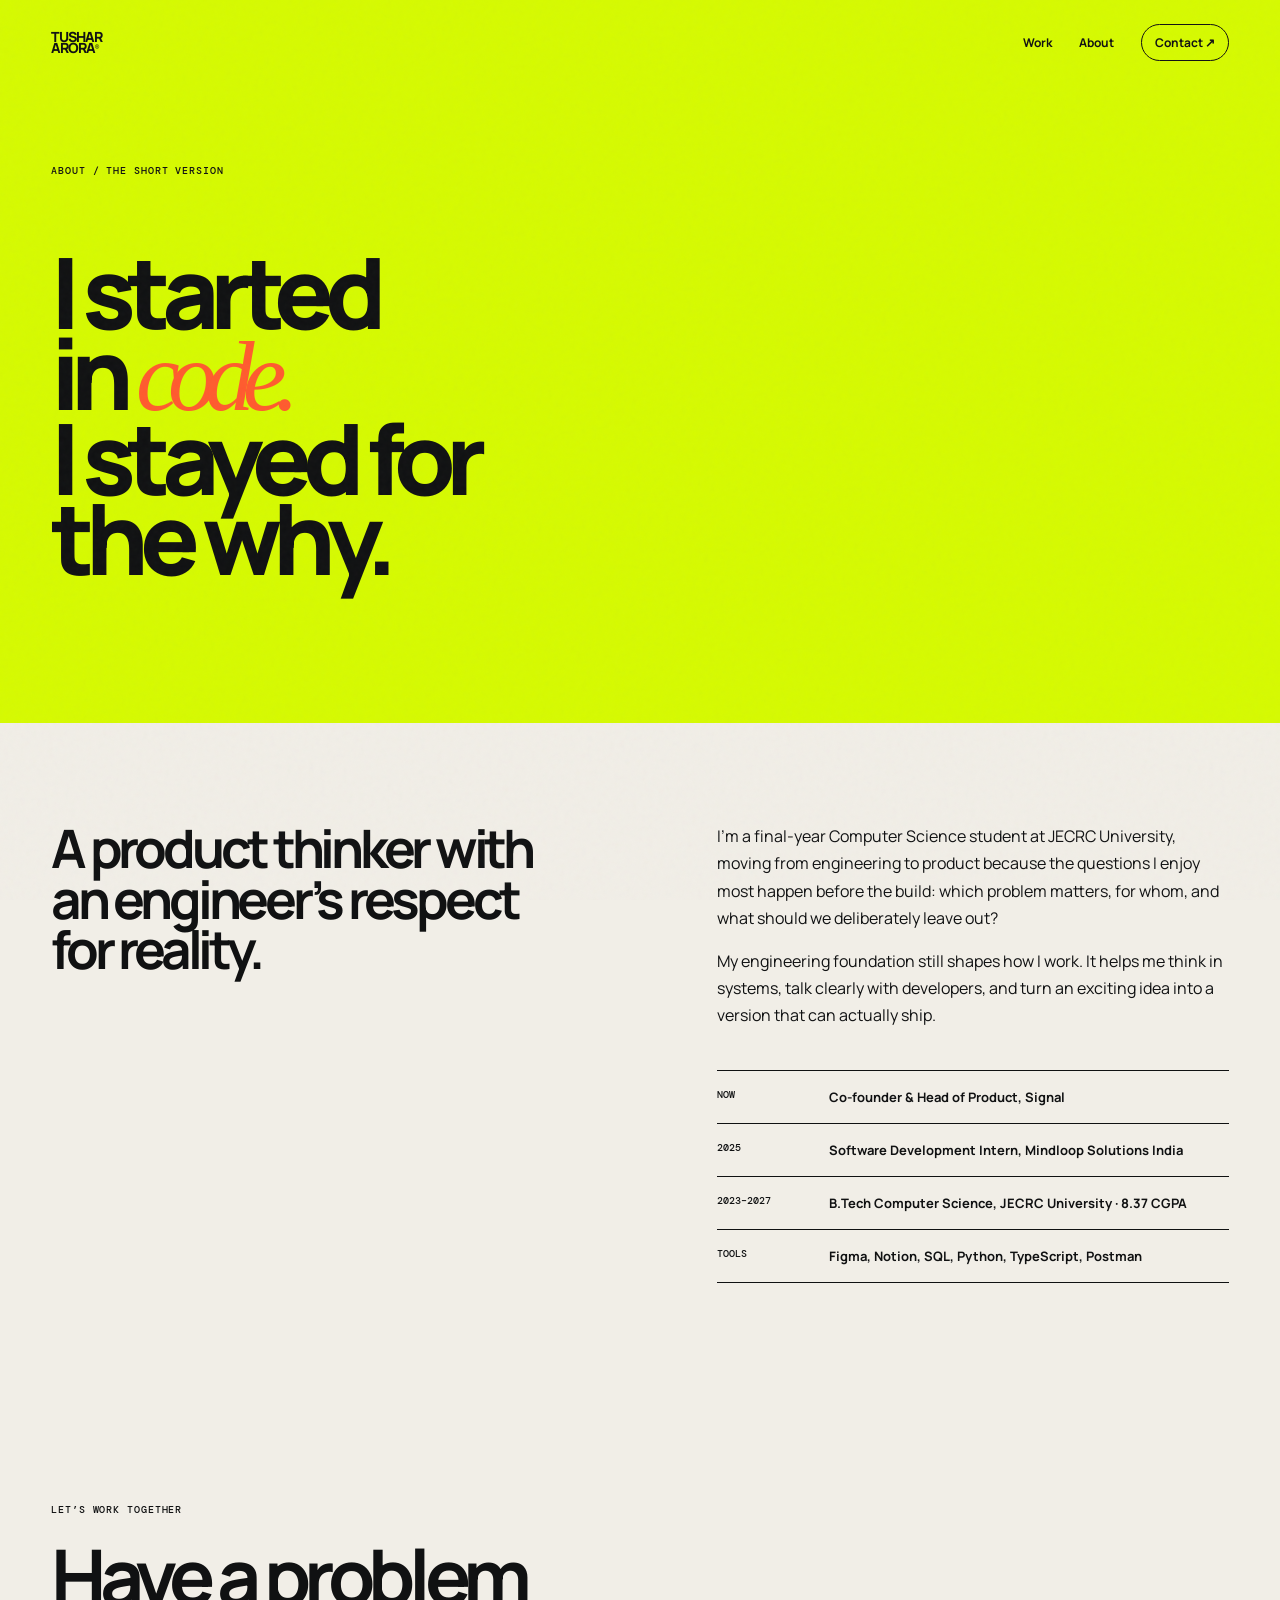
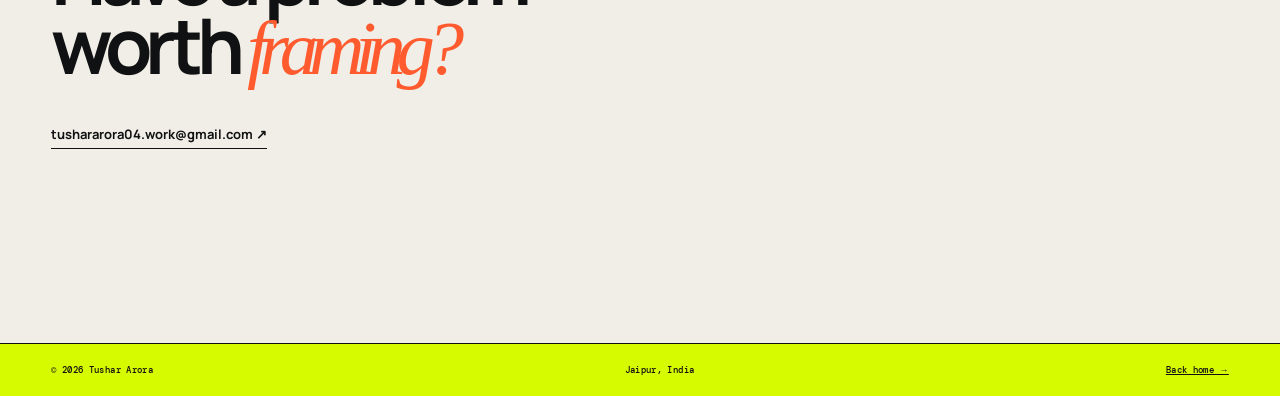
<file: about.html>
<!doctype html><html lang="en"><head><meta charset="utf-8"><meta name="viewport" content="width=device-width,initial-scale=1"><title>About — Tushar Arora</title><link rel="preconnect" href="https://fonts.googleapis.com"><link rel="preconnect" href="https://fonts.gstatic.com" crossorigin><link href="https://fonts.googleapis.com/css2?family=DM+Mono:wght@400;500&family=Manrope:wght@400;500;600;700;800&display=swap" rel="stylesheet"><link rel="stylesheet" href="styles.css"></head><body class="about-page"><header><a class="brand" href="index.html">TUSHAR<br>ARORA<sup>®</sup></a><nav><a href="index.html#work">Work</a><a href="about.html">About</a><a href="mailto:tushararora04.work@gmail.com">Contact ↗</a></nav></header><main><section class="about-hero"><p class="kicker">ABOUT / THE SHORT VERSION</p><h1>I started<br>in <em>code.</em><br>I stayed for<br>the why.</h1></section><section class="about-main"><h2>A product thinker with an engineer’s respect for reality.</h2><div><p>I’m a final-year Computer Science student at JECRC University, moving from engineering to product because the questions I enjoy most happen before the build: which problem matters, for whom, and what should we deliberately leave out?</p><p>My engineering foundation still shapes how I work. It helps me think in systems, talk clearly with developers, and turn an exciting idea into a version that can actually ship.</p><div class="resume-list"><div><span>NOW</span><b>Co-founder & Head of Product, Signal</b></div><div><span>2025</span><b>Software Development Intern, Mindloop Solutions India</b></div><div><span>2023–2027</span><b>B.Tech Computer Science, JECRC University · 8.37 CGPA</b></div><div><span>TOOLS</span><b>Figma, Notion, SQL, Python, TypeScript, Postman</b></div></div></div></section><section class="closing"><p class="kicker">LET’S WORK TOGETHER</p><h2>Have a problem<br>worth <em>framing?</em></h2><a href="mailto:tushararora04.work@gmail.com">tushararora04.work@gmail.com ↗</a></section></main><footer><span>© 2026 Tushar Arora</span><span>Jaipur, India</span><a href="index.html">Back home →</a></footer></body></html>
</file>
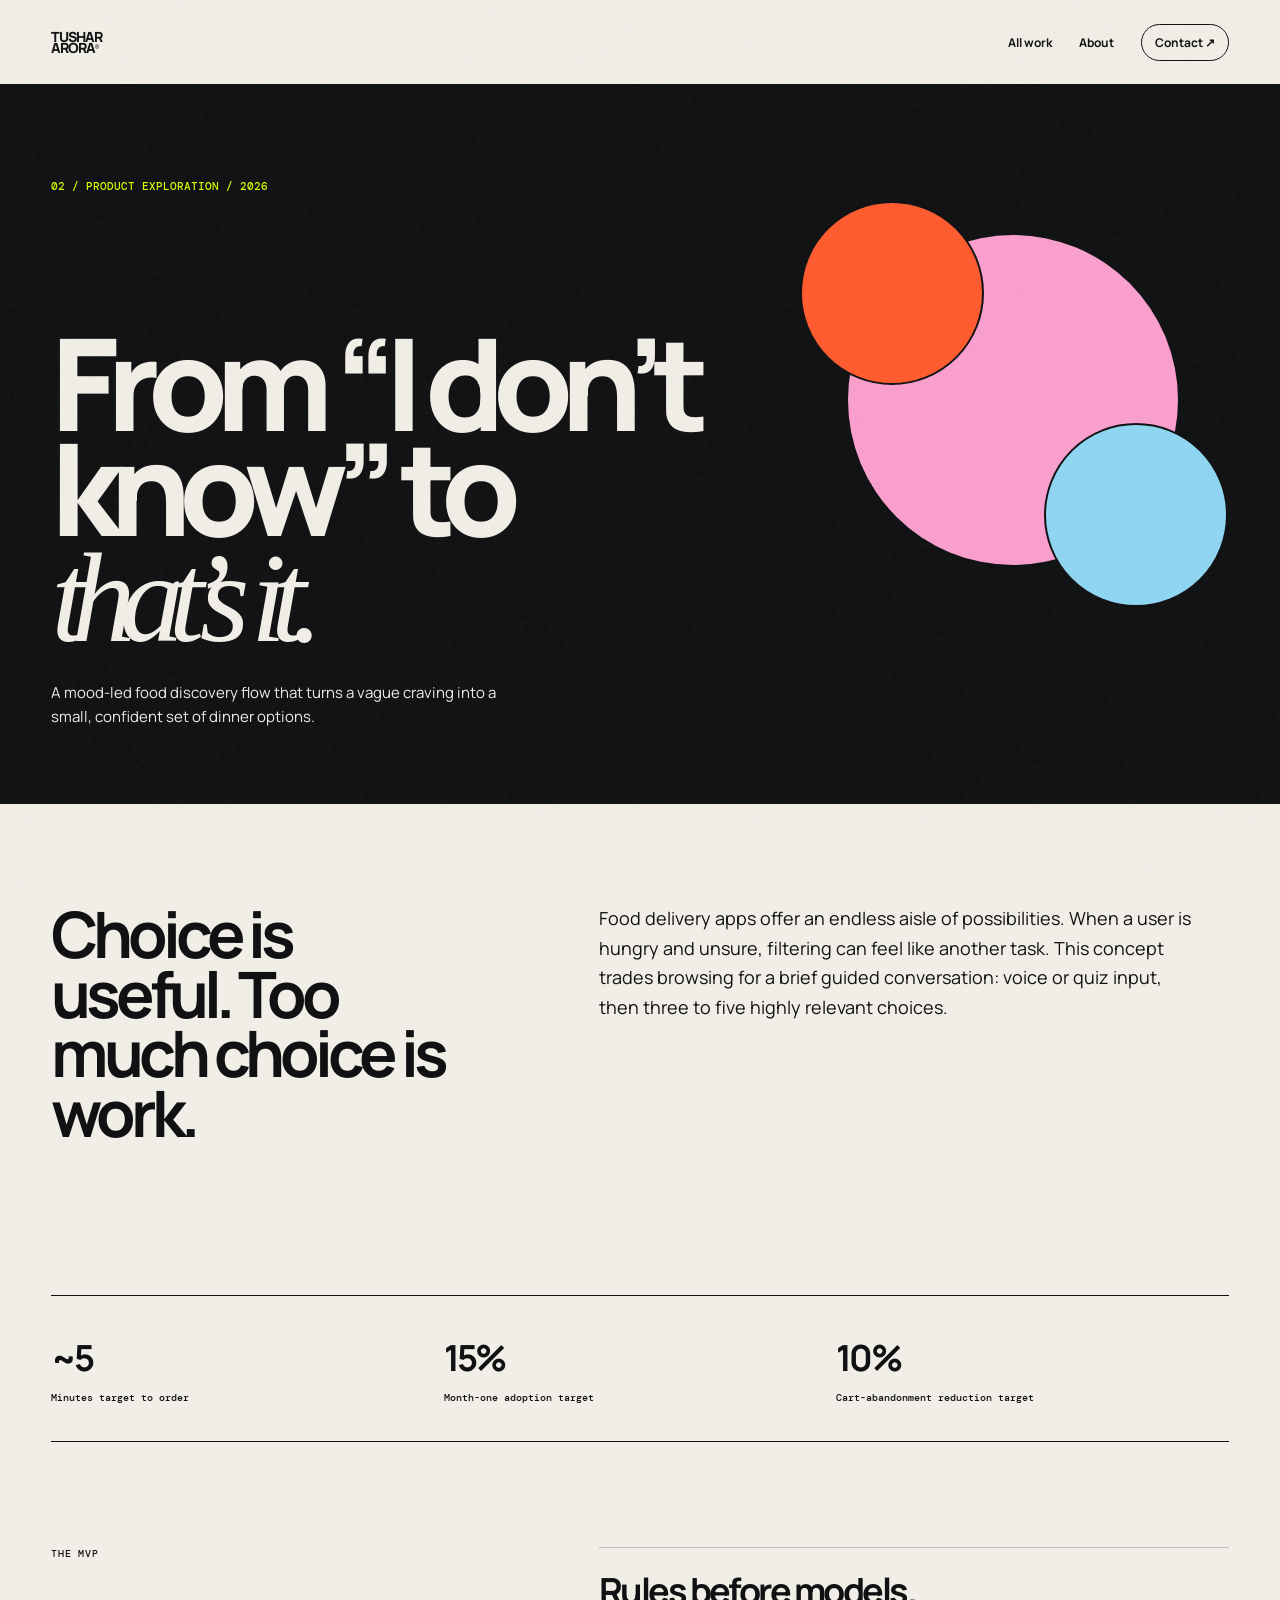
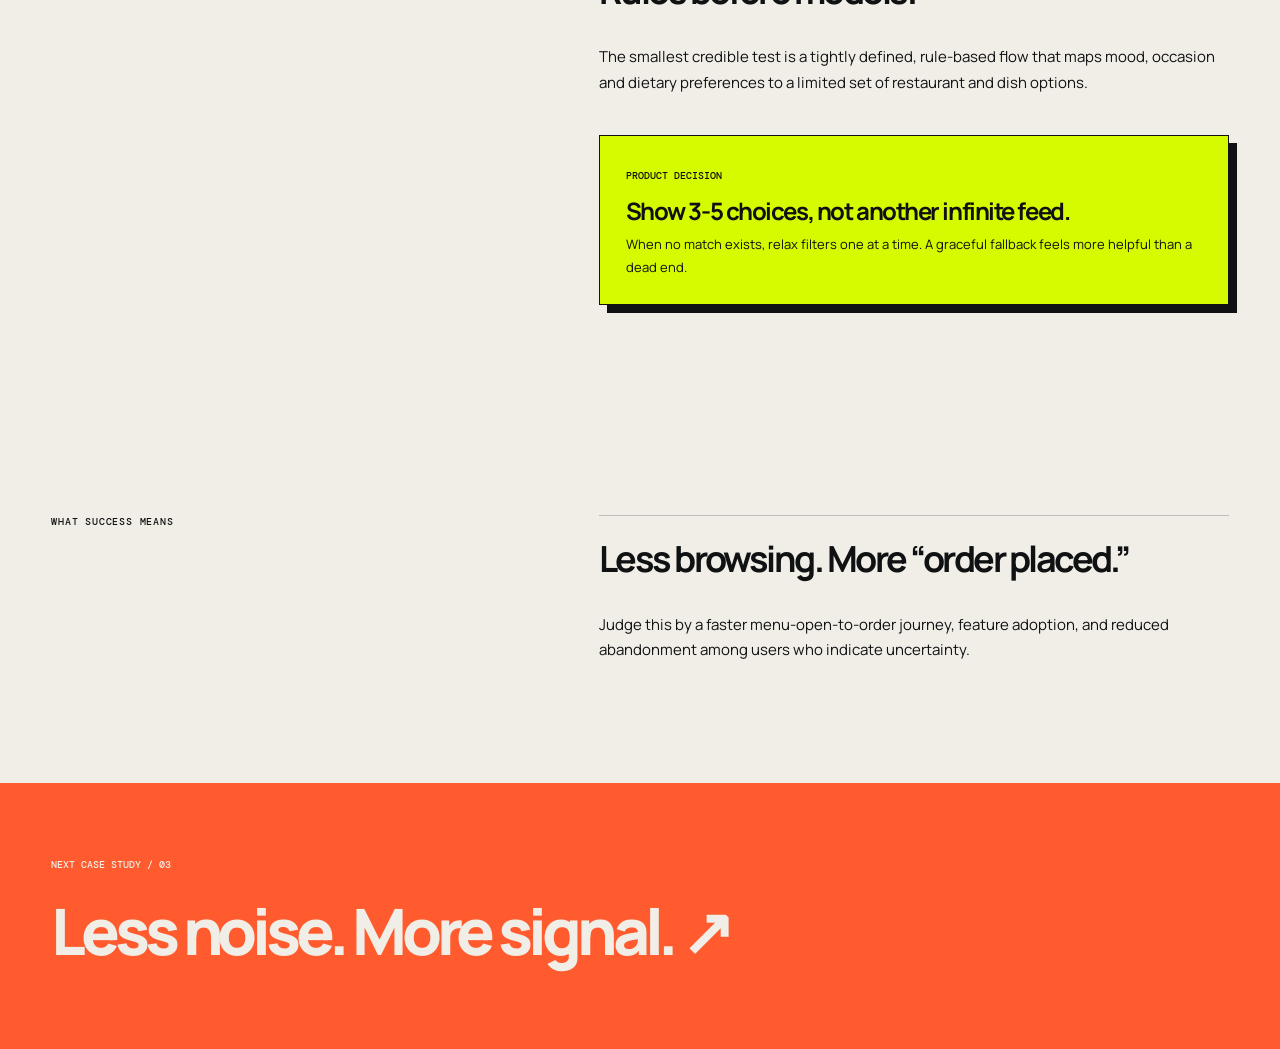
<file: mood-to-meal.html>
<!doctype html><html lang="en"><head><meta charset="utf-8"><meta name="viewport" content="width=device-width,initial-scale=1"><title>Mood to Meal — Tushar Arora</title><link rel="preconnect" href="https://fonts.googleapis.com"><link rel="preconnect" href="https://fonts.gstatic.com" crossorigin><link href="https://fonts.googleapis.com/css2?family=DM+Mono:wght@400;500&family=Manrope:wght@400;500;600;700;800&display=swap" rel="stylesheet"><link rel="stylesheet" href="styles.css"></head><body class="case case-food"><header><a class="brand" href="index.html">TUSHAR<br>ARORA<sup>®</sup></a><nav><a href="index.html#work">All work</a><a href="about.html">About</a><a href="mailto:tushararora04.work@gmail.com">Contact ↗</a></nav></header><main><section class="case-hero"><span class="case-number">02 / PRODUCT EXPLORATION / 2026</span><div class="case-visual"></div><div><h1>From “I don’t<br>know” to<br><em>that’s it.</em></h1><p class="case-summary">A mood-led food discovery flow that turns a vague craving into a small, confident set of dinner options.</p></div></section><div class="case-content"><section class="case-intro"><h2>Choice is useful. Too much choice is work.</h2><p>Food delivery apps offer an endless aisle of possibilities. When a user is hungry and unsure, filtering can feel like another task. This concept trades browsing for a brief guided conversation: voice or quiz input, then three to five highly relevant choices.</p></section><section class="metrics"><div><b>~5</b><span>Minutes target to order</span></div><div><b>15%</b><span>Month-one adoption target</span></div><div><b>10%</b><span>Cart-abandonment reduction target</span></div></section><section class="story"><aside>The MVP</aside><article><h3>Rules before models.</h3><p>The smallest credible test is a tightly defined, rule-based flow that maps mood, occasion and dietary preferences to a limited set of restaurant and dish options.</p><div class="decision"><span>PRODUCT DECISION</span><h4>Show 3-5 choices, not another infinite feed.</h4><p>When no match exists, relax filters one at a time. A graceful fallback feels more helpful than a dead end.</p></div></article></section><section class="story"><aside>What success means</aside><article><h3>Less browsing. More “order placed.”</h3><p>Judge this by a faster menu-open-to-order journey, feature adoption, and reduced abandonment among users who indicate uncertainty.</p></article></section></div><section class="case-next"><p>NEXT CASE STUDY / 03</p><a href="signal.html">Less noise. More signal. ↗</a></section></main></body></html>
</file>
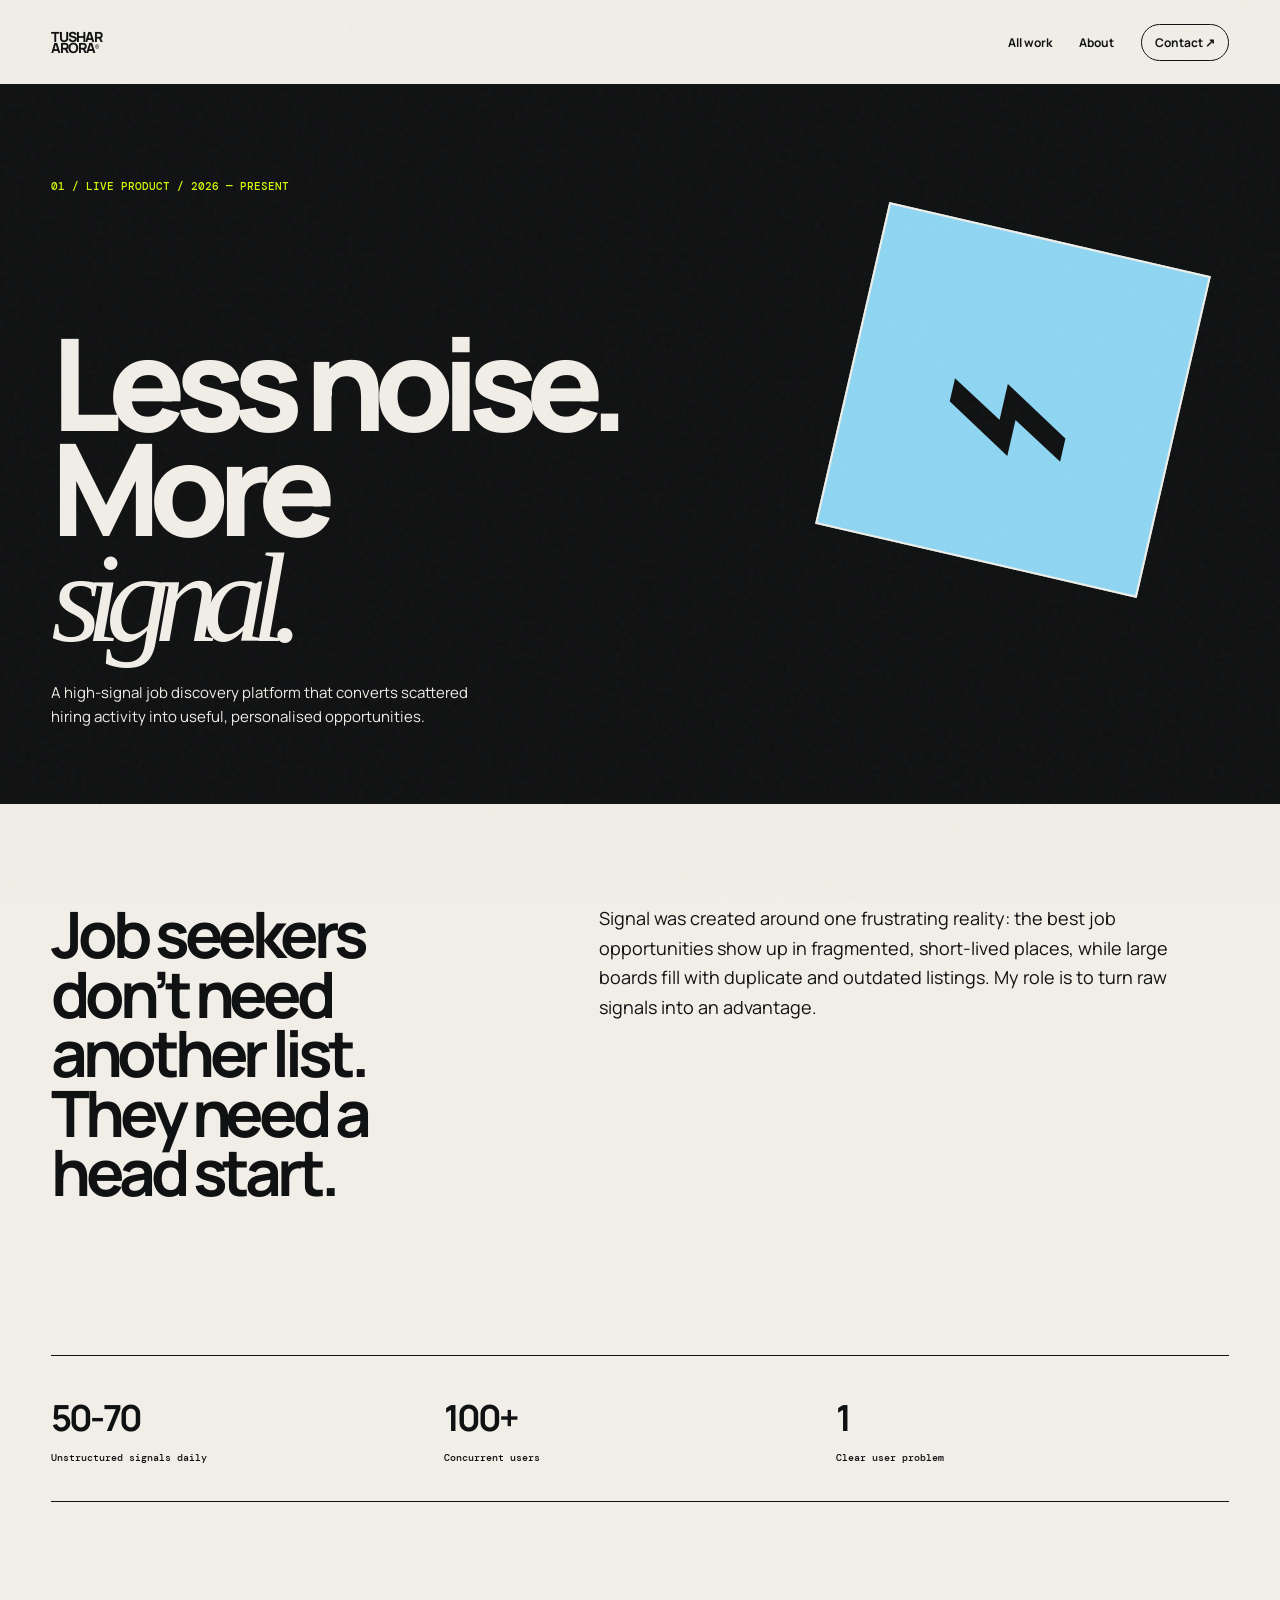
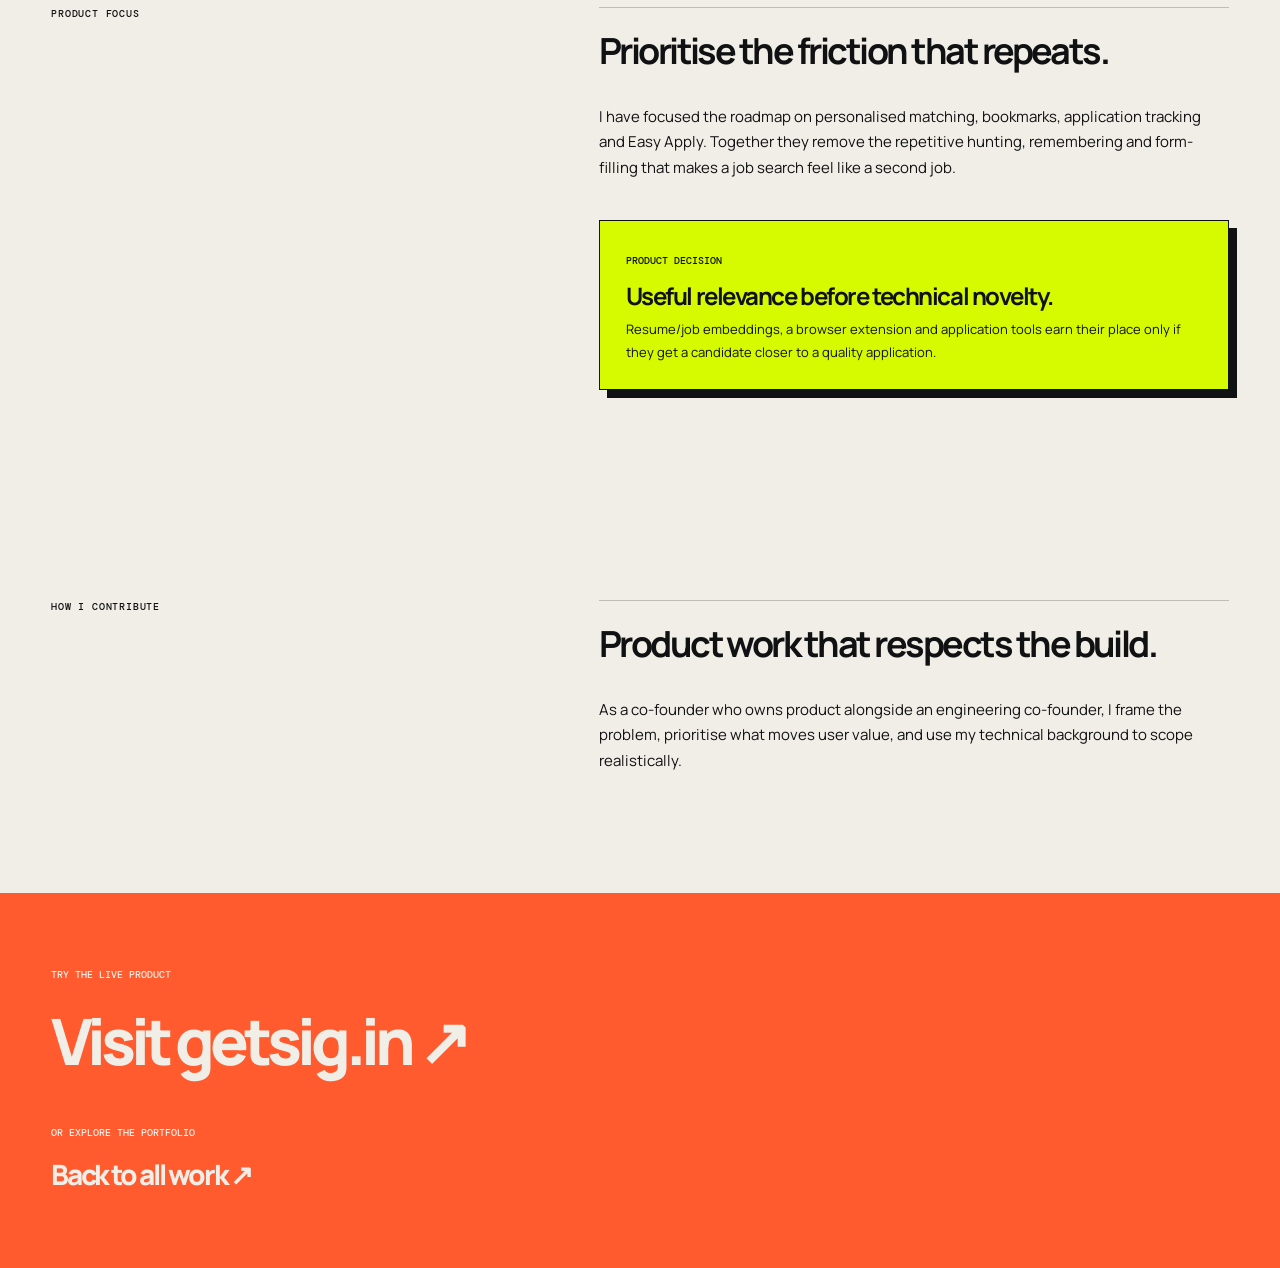
<file: signal.html>
<!doctype html><html lang="en"><head><meta charset="utf-8"><meta name="viewport" content="width=device-width,initial-scale=1"><title>Signal — Tushar Arora</title><link rel="preconnect" href="https://fonts.googleapis.com"><link rel="preconnect" href="https://fonts.gstatic.com" crossorigin><link href="https://fonts.googleapis.com/css2?family=DM+Mono:wght@400;500&family=Manrope:wght@400;500;600;700;800&display=swap" rel="stylesheet"><link rel="stylesheet" href="styles.css"></head><body class="case case-signal"><header><a class="brand" href="index.html">TUSHAR<br>ARORA<sup>®</sup></a><nav><a href="index.html#work">All work</a><a href="about.html">About</a><a href="mailto:tushararora04.work@gmail.com">Contact ↗</a></nav></header><main><section class="case-hero"><span class="case-number">01 / LIVE PRODUCT / 2026 — PRESENT</span><div class="case-visual"><b>⌁</b></div><div><h1>Less noise.<br>More<br><em>signal.</em></h1><p class="case-summary">A high-signal job discovery platform that converts scattered hiring activity into useful, personalised opportunities.</p></div></section><div class="case-content"><section class="case-intro"><h2>Job seekers don’t need another list. They need a head start.</h2><p>Signal was created around one frustrating reality: the best job opportunities show up in fragmented, short-lived places, while large boards fill with duplicate and outdated listings. My role is to turn raw signals into an advantage.</p></section><section class="metrics"><div><b>50-70</b><span>Unstructured signals daily</span></div><div><b>100+</b><span>Concurrent users</span></div><div><b>1</b><span>Clear user problem</span></div></section><section class="story"><aside>Product focus</aside><article><h3>Prioritise the friction that repeats.</h3><p>I have focused the roadmap on personalised matching, bookmarks, application tracking and Easy Apply. Together they remove the repetitive hunting, remembering and form-filling that makes a job search feel like a second job.</p><div class="decision"><span>PRODUCT DECISION</span><h4>Useful relevance before technical novelty.</h4><p>Resume/job embeddings, a browser extension and application tools earn their place only if they get a candidate closer to a quality application.</p></div></article></section><section class="story"><aside>How I contribute</aside><article><h3>Product work that respects the build.</h3><p>As a co-founder who owns product alongside an engineering co-founder, I frame the problem, prioritise what moves user value, and use my technical background to scope realistically.</p></article></section></div><section class="case-next"><p>TRY THE LIVE PRODUCT</p><a href="https://getsig.in" target="_blank" rel="noopener noreferrer">Visit getsig.in ↗</a><p style="margin-top:42px">OR EXPLORE THE PORTFOLIO</p><a href="index.html#work" style="font-size:28px">Back to all work ↗</a></section></main></body></html>
</file>
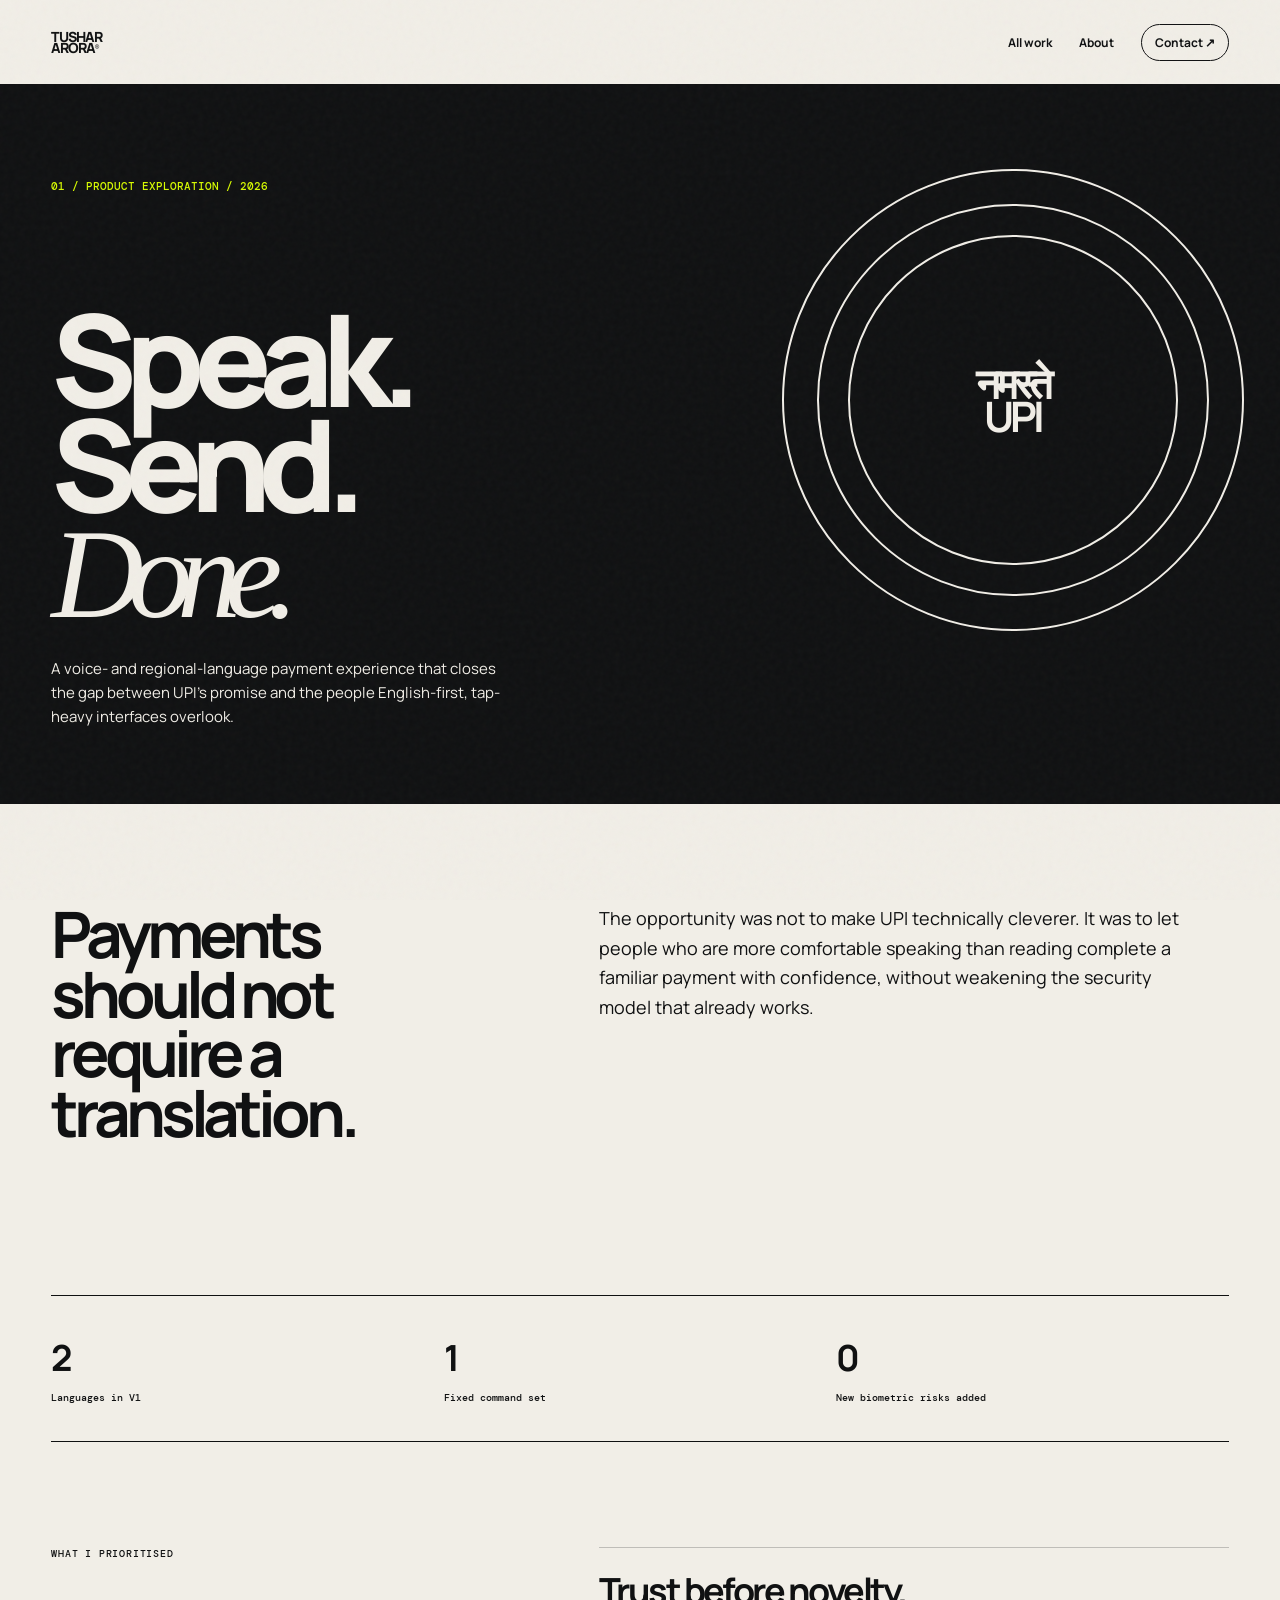
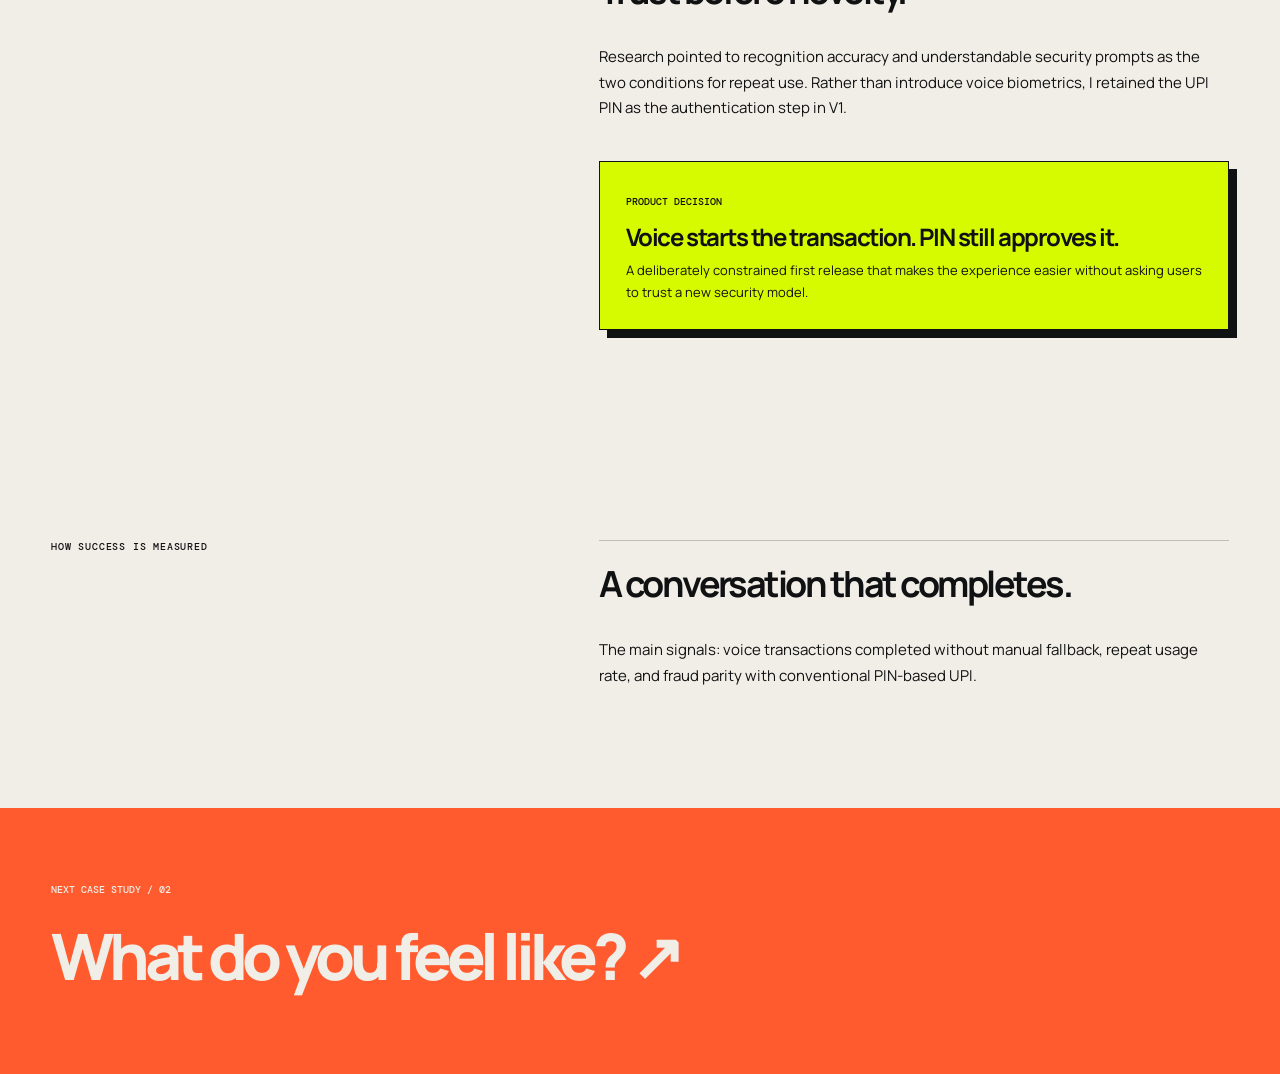
<file: voice-upi.html>
<!doctype html><html lang="en"><head><meta charset="utf-8"><meta name="viewport" content="width=device-width,initial-scale=1"><title>Voice + Vernacular UPI — Tushar Arora</title><link rel="preconnect" href="https://fonts.googleapis.com"><link rel="preconnect" href="https://fonts.gstatic.com" crossorigin><link href="https://fonts.googleapis.com/css2?family=DM+Mono:wght@400;500&family=Manrope:wght@400;500;600;700;800&display=swap" rel="stylesheet"><link rel="stylesheet" href="styles.css"></head><body class="case case-upi"><header><a class="brand" href="index.html">TUSHAR<br>ARORA<sup>®</sup></a><nav><a href="index.html#work">All work</a><a href="about.html">About</a><a href="mailto:tushararora04.work@gmail.com">Contact ↗</a></nav></header><main><section class="case-hero"><span class="case-number">01 / PRODUCT EXPLORATION / 2026</span><div class="case-visual"><b>नमस्ते<br>UPI</b></div><div><h1>Speak.<br>Send.<br><em>Done.</em></h1><p class="case-summary">A voice- and regional-language payment experience that closes the gap between UPI’s promise and the people English-first, tap-heavy interfaces overlook.</p></div></section><div class="case-content"><section class="case-intro"><h2>Payments should not require a translation.</h2><p>The opportunity was not to make UPI technically cleverer. It was to let people who are more comfortable speaking than reading complete a familiar payment with confidence, without weakening the security model that already works.</p></section><section class="metrics"><div><b>2</b><span>Languages in V1</span></div><div><b>1</b><span>Fixed command set</span></div><div><b>0</b><span>New biometric risks added</span></div></section><section class="story"><aside>What I prioritised</aside><article><h3>Trust before novelty.</h3><p>Research pointed to recognition accuracy and understandable security prompts as the two conditions for repeat use. Rather than introduce voice biometrics, I retained the UPI PIN as the authentication step in V1.</p><div class="decision"><span>PRODUCT DECISION</span><h4>Voice starts the transaction. PIN still approves it.</h4><p>A deliberately constrained first release that makes the experience easier without asking users to trust a new security model.</p></div></article></section><section class="story"><aside>How success is measured</aside><article><h3>A conversation that completes.</h3><p>The main signals: voice transactions completed without manual fallback, repeat usage rate, and fraud parity with conventional PIN-based UPI.</p></article></section></div><section class="case-next"><p>NEXT CASE STUDY / 02</p><a href="mood-to-meal.html">What do you feel like? ↗</a></section></main></body></html>
</file>
<file: styles.css>
:root{--ink:#101112;--paper:#f1eee7;--acid:#d6fa00;--orange:#ff5b2e;--pink:#fa9fce;--blue:#8fd6f2;--line:rgba(16,17,18,.22)}*{box-sizing:border-box}html{scroll-behavior:smooth}body{margin:0;background:var(--paper);font-family:Manrope,Arial,sans-serif;color:var(--ink)}body:before{content:"";pointer-events:none;position:fixed;inset:0;z-index:30;opacity:.1;background-image:url("data:image/svg+xml,%3Csvg viewBox='0 0 180 180' xmlns='http://www.w3.org/2000/svg'%3E%3Cfilter id='n'%3E%3CfeTurbulence type='fractalNoise' baseFrequency='.9' numOctaves='3'/%3E%3C/filter%3E%3Crect width='100%25' height='100%25' filter='url(%23n)' opacity='.32'/%3E%3C/svg%3E")}a{color:inherit;text-decoration:none}header{height:84px;padding:18px 4vw;display:flex;justify-content:space-between;align-items:center;position:absolute;z-index:5;width:100%}.brand{font:800 14px/.81 Manrope;letter-spacing:-.08em}.brand sup{font:500 7px 'DM Mono';vertical-align:top;letter-spacing:0}nav{display:flex;gap:27px;align-items:center;font-size:12px;font-weight:700}nav a:last-child{border:1px solid var(--ink);border-radius:30px;padding:9px 13px}.kicker{font:500 10px 'DM Mono',monospace;letter-spacing:.09em;text-transform:uppercase;margin:0}h1,h2,h3,p{margin-top:0}.intro{height:100svh;min-height:720px;padding:132px 4vw 45px;position:relative;overflow:hidden;display:flex;align-items:center}.intro-copy{position:relative;z-index:2;width:53%}h1{font-size:clamp(59px,7.7vw,126px);line-height:.82;letter-spacing:-.092em;margin:18px 0 29px;font-weight:800}h1 em,h2 em{font-family:Georgia,serif;font-weight:400;letter-spacing:-.12em}h1 strong{color:var(--orange)}.lede{font-size:14px;line-height:1.65;max-width:410px}.orb-stage{position:absolute;inset:0 0 0 39%;z-index:1}.orb-stage #scene{position:absolute;inset:0}.orb-stage p{position:absolute;bottom:36px;right:6vw;font:500 9px 'DM Mono';letter-spacing:.08em}.orb-label{position:absolute;font:500 10px/1.15 'DM Mono';letter-spacing:.08em}.orb-label.a{top:29%;right:12%}.orb-label.b{bottom:20%;left:10%}.scroll{position:absolute;bottom:40px;left:4vw;font:500 9px 'DM Mono';letter-spacing:.08em}.manifesto{background:var(--ink);color:var(--paper);padding:110px 4vw 38px;min-height:690px;display:flex;flex-direction:column;justify-content:space-between}.manifesto .kicker{color:var(--acid)}.manifesto h2,.closing h2{font-size:clamp(40px,6vw,94px);line-height:.91;letter-spacing:-.083em;margin:0}.manifesto h2 em{color:var(--acid)}.manifesto>div{border-top:1px solid rgba(241,238,231,.3);padding-top:16px;display:flex;justify-content:space-between}.manifesto>div p{width:330px;font-size:13px;line-height:1.6;margin:0}.manifesto>div span{font:500 10px 'DM Mono'}.work{padding:0 4vw}.section-top{padding:27px 0;display:flex;justify-content:space-between;font-size:11px;border-bottom:1px solid var(--line)}.work-row{display:grid;grid-template-columns:60px minmax(280px,1fr) minmax(200px,.75fr) 80px;align-items:center;min-height:530px;border-bottom:1px solid var(--ink);gap:20px;position:relative;overflow:hidden}.no{font:500 11px 'DM Mono';align-self:start;padding-top:39px}.work-row h2{font-size:clamp(45px,5.5vw,88px);letter-spacing:-.09em;line-height:.84;margin:13px 0 22px}.work-row p:not(.kicker){font-size:13px;line-height:1.55;max-width:260px;margin:0}.work-row>span{font:500 9px 'DM Mono';justify-self:end}.object{justify-self:center;width:250px;height:250px;position:relative}.upi:hover{background:#f8d342}.circle{border:2px solid var(--ink);border-radius:50%;display:flex;align-items:center;justify-content:center;transition:transform .6s}.circle:before,.circle:after{content:"";position:absolute;border:2px solid var(--ink);border-radius:50%;inset:-27px}.circle:after{inset:-58px}.circle b{font-size:31px;text-align:center;line-height:.85;letter-spacing:-.07em;z-index:1}.upi:hover .circle{transform:rotate(130deg) scale(1.06)}.food:hover{background:var(--pink)}.bubbles{background:#f4ca3c;border-radius:50%;transition:transform .6s}.bubbles i{position:absolute;border:2px solid var(--ink);border-radius:50%;width:98px;height:98px}.bubbles i:nth-child(1){background:var(--orange);top:-20px;left:-24px}.bubbles i:nth-child(2){background:var(--blue);right:-8px;bottom:-16px}.bubbles i:nth-child(3){background:var(--paper);right:-20px;top:13px}.bubbles b{z-index:1;position:absolute;inset:0;display:grid;place-items:center;text-align:center;font:800 24px/.8 Manrope;letter-spacing:-.08em}.food:hover .bubbles{transform:rotate(-25deg) scale(1.1)}.signal:hover{background:var(--blue)}.box{border:2px solid var(--ink);display:flex;align-items:center;justify-content:center;transform:rotate(10deg);transition:transform .6s}.box b{font-size:180px;font-weight:400;line-height:0}.box small{font:500 10px 'DM Mono';position:absolute;bottom:15px;right:15px;text-align:right}.signal:hover .box{transform:rotate(-8deg) scale(1.1)}.principles{background:var(--orange);padding:0 4vw 90px}.principles .section-top{border-color:rgba(16,17,18,.45)}.grid{display:grid;grid-template-columns:repeat(3,1fr);border-top:1px solid var(--ink)}.grid article{padding:28px 28px 0 0;border-right:1px solid var(--ink);min-height:275px}.grid article+article{padding-left:28px}.grid article:last-child{border:0}.grid span{font:500 10px 'DM Mono'}.grid h3{font-size:28px;line-height:.95;letter-spacing:-.07em;margin:57px 0 15px;max-width:220px}.grid p{font-size:12px;line-height:1.6;max-width:250px}.closing{padding:120px 4vw;background:var(--paper);min-height:560px}.closing h2{margin:25px 0 38px}.closing h2 em{color:var(--orange)}.closing>a{font-size:13px;font-weight:700;border-bottom:1px solid;padding-bottom:5px}footer{padding:20px 4vw;display:flex;justify-content:space-between;border-top:1px solid var(--ink);font:500 9px 'DM Mono';letter-spacing:.04em}footer a{text-decoration:underline}.case{background:var(--ink);color:var(--paper)}.case header{position:relative;background:var(--paper);color:var(--ink)}.case-hero{min-height:720px;padding:95px 4vw 60px;display:flex;flex-direction:column;justify-content:space-between;position:relative;overflow:hidden}.case-number{font:500 11px 'DM Mono';color:var(--acid)}.case-hero h1{font-size:clamp(58px,10vw,150px);max-width:1000px;margin:30px 0}.case-summary{font-size:15px;line-height:1.6;max-width:450px}.case-visual{position:absolute;right:8%;top:21%;width:330px;height:330px;z-index:0}.case-hero>*:not(.case-visual){z-index:1}.case-content{background:var(--paper);color:var(--ink);padding:0 4vw}.case-intro{padding:100px 0;display:grid;grid-template-columns:1fr 1.6fr;gap:12vw}.case-intro h2{font-size:clamp(35px,5vw,72px);line-height:.93;letter-spacing:-.08em}.case-intro p{font-size:18px;line-height:1.65;max-width:600px}.metrics{padding:37px 0;border-top:1px solid var(--ink);border-bottom:1px solid var(--ink);display:grid;grid-template-columns:repeat(3,1fr)}.metrics b{font-size:36px;letter-spacing:-.08em;display:block}.metrics span{font:500 10px 'DM Mono';display:block;margin-top:9px}.story{padding:105px 0;display:grid;grid-template-columns:1fr 1.6fr;gap:12vw}.story aside{font:500 10px 'DM Mono';letter-spacing:.08em;text-transform:uppercase}.story article{border-top:1px solid var(--line);padding-top:25px}.story h3{font-size:36px;letter-spacing:-.07em;line-height:.98}.story p{font-size:15px;line-height:1.7;max-width:620px}.decision{margin-top:40px;padding:26px;background:var(--acid);border:1px solid var(--ink);box-shadow:8px 8px 0 var(--ink)}.decision span{font:500 10px 'DM Mono'}.decision h4{font-size:24px;line-height:1;margin:15px 0 10px;letter-spacing:-.06em}.decision p{font-size:13px;margin:0}.case-next{background:var(--orange);padding:75px 4vw}.case-next p{font:500 10px 'DM Mono';margin-bottom:16px}.case-next a{font-size:clamp(36px,5vw,72px);font-weight:800;letter-spacing:-.08em}.case-upi .case-visual{border:2px solid var(--paper);border-radius:50%;display:grid;place-items:center}.case-upi .case-visual:before,.case-upi .case-visual:after{content:"";position:absolute;border:2px solid var(--paper);border-radius:50%;inset:-33px}.case-upi .case-visual:after{inset:-68px}.case-upi .case-visual b{font-size:42px;text-align:center;line-height:.8;letter-spacing:-.1em}.case-food .case-visual{background:var(--pink);border-radius:50%}.case-food .case-visual:before,.case-food .case-visual:after{content:"";position:absolute;width:180px;height:180px;border:2px solid var(--ink);border-radius:50%;background:var(--orange);left:-48px;top:-34px}.case-food .case-visual:after{background:var(--blue);left:auto;top:auto;right:-50px;bottom:-42px}.case-signal .case-visual{background:var(--blue);border:2px solid var(--paper);transform:rotate(13deg);display:grid;place-items:center}.case-signal .case-visual b{font-size:250px;font-weight:400;line-height:0;color:var(--ink)}.about-page{background:var(--acid)}.about-page header{position:relative}.about-hero{padding:80px 4vw 115px;min-height:620px}.about-hero h1{margin-top:75px}.about-hero h1 em{color:var(--orange)}.about-main{background:var(--paper);padding:100px 4vw;display:grid;grid-template-columns:1fr 1fr;gap:12vw}.about-main h2{font-size:53px;line-height:.95;letter-spacing:-.08em}.about-main p{font-size:16px;line-height:1.7}.resume-list{margin-top:40px;border-top:1px solid var(--ink)}.resume-list div{display:grid;grid-template-columns:100px 1fr;gap:12px;border-bottom:1px solid var(--ink);padding:17px 0;font-size:13px}.resume-list span{font:500 10px 'DM Mono'}@media(max-width:720px){header{padding:17px 6vw;height:72px}nav{gap:12px;font-size:10px}nav a:not(:last-child){display:none}.intro{padding:120px 6vw 35px;align-items:flex-start}.intro-copy{width:100%}.intro h1{font-size:clamp(55px,16vw,90px);margin-top:25px}.orb-stage{left:0;top:180px}.orb-label{display:none}.orb-stage p{right:6vw;bottom:18px}.scroll{left:6vw}.manifesto{padding:80px 6vw 27px;min-height:570px}.manifesto h2,.closing h2{font-size:47px}.manifesto>div p{width:75%;font-size:12px}.work,.principles{padding-left:6vw;padding-right:6vw}.work-row{grid-template-columns:27px 1fr;min-height:525px;padding:31px 0;gap:11px}.no{padding-top:3px}.work-row h2{font-size:55px}.object{width:155px;height:155px;position:absolute;right:7px;bottom:31px;opacity:.92}.circle:before{inset:-15px}.circle:after{inset:-33px}.circle b{font-size:21px}.bubbles i{width:60px;height:60px}.box b{font-size:110px}.work-row>span{display:none}.grid{grid-template-columns:1fr}.grid article,.grid article+article{padding:24px 0;border-right:0;border-bottom:1px solid var(--ink);min-height:0}.grid article:last-child{border-bottom:0}.grid h3{margin:25px 0 10px}.closing{padding:90px 6vw;min-height:450px}footer{padding-left:6vw;padding-right:6vw;gap:15px;flex-wrap:wrap}.case-hero{min-height:640px;padding:90px 6vw 38px}.case-hero h1{font-size:64px}.case-visual{right:-5%;top:50%;width:200px;height:200px;opacity:.6}.case-content{padding:0 6vw}.case-intro,.story,.about-main{grid-template-columns:1fr;gap:20px;padding:70px 0}.case-intro p{font-size:16px}.metrics{grid-template-columns:1fr;gap:20px}.story{padding-top:65px}.story h3{font-size:31px}.about-hero{padding-left:6vw;padding-right:6vw}.about-hero h1{font-size:66px}.about-main{padding-left:6vw;padding-right:6vw}.about-main h2{font-size:42px}}
</file>
